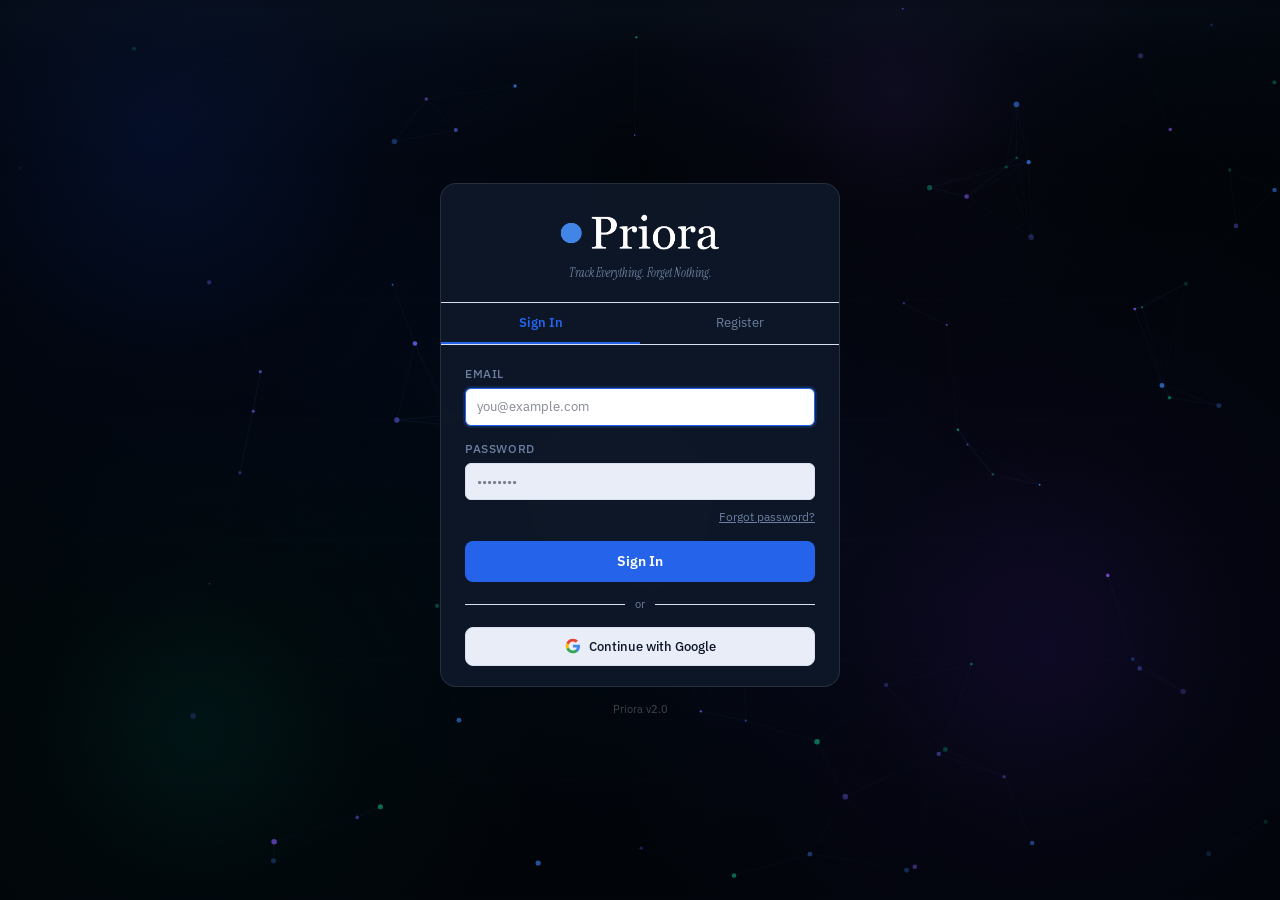
<file: index.html>
<!DOCTYPE html>
<html lang="en">
<head>
  <meta charset="UTF-8" />
  <link rel="icon" type="image/png" href="./icon-512.png" />
  <meta name="viewport" content="width=device-width, initial-scale=1.0" />
  <meta name="theme-color" content="#010409" />
  <link rel="manifest" href="./manifest.json" />
  <meta name="description" content="Priora — Track Everything. Forget Nothing." />
  <meta name="apple-mobile-web-app-capable" content="yes" />
  <meta name="apple-mobile-web-app-status-bar-style" content="black-translucent" />
  <meta name="apple-mobile-web-app-title" content="Priora" />
  <link rel="apple-touch-icon" href="./icon-512.png" />
  <title>Priora</title>
  <script type="module" crossorigin src="./assets/index-CihlIB0M.js"></script>
  <link rel="modulepreload" crossorigin href="./assets/rolldown-runtime-QTnfLwEv.js">
  <link rel="modulepreload" crossorigin href="./assets/vendor-Brup_j9p.js">
  <link rel="stylesheet" crossorigin href="./assets/index-BwMv6kYj.css">
</head>
<body>
  <div id="root"></div>
</body>
</html>
</file>
<file: assets/index-BwMv6kYj.css>
@import "https://fonts.googleapis.com/css2?family=Instrument+Serif:ital@0;1&family=IBM+Plex+Sans:wght@300;400;500;600&family=IBM+Plex+Mono:wght@400;500&family=Tajawal:wght@300;400;500;700&display=swap";@layer components;@layer properties{@supports (((-webkit-hyphens:none)) and (not (margin-trim:inline))) or ((-moz-orient:inline) and (not (color:rgb(from red r g b)))){*,:before,:after,::backdrop{--tw-rotate-x:initial;--tw-rotate-y:initial;--tw-rotate-z:initial;--tw-skew-x:initial;--tw-skew-y:initial;--tw-border-style:solid;--tw-outline-style:solid;--tw-blur:initial;--tw-brightness:initial;--tw-contrast:initial;--tw-grayscale:initial;--tw-hue-rotate:initial;--tw-invert:initial;--tw-opacity:initial;--tw-saturate:initial;--tw-sepia:initial;--tw-drop-shadow:initial;--tw-drop-shadow-color:initial;--tw-drop-shadow-alpha:100%;--tw-drop-shadow-size:initial}}}@layer theme{:root,:host{--font-sans:ui-sans-serif, system-ui, sans-serif, "Apple Color Emoji", "Segoe UI Emoji", "Segoe UI Symbol", "Noto Color Emoji";--font-mono:ui-monospace, SFMono-Regular, Menlo, Monaco, Consolas, "Liberation Mono", "Courier New", monospace;--shadow-md:0 4px 6px -1px #0000001a, 0 2px 4px -2px #0000001a;--shadow-lg:0 10px 15px -3px #0000001a, 0 4px 6px -4px #0000001a;--default-transition-duration:.15s;--default-transition-timing-function:cubic-bezier(.4, 0, .2, 1);--default-font-family:var(--font-sans);--default-mono-font-family:var(--font-mono)}}@layer base{*,:after,:before,::backdrop{box-sizing:border-box;border:0 solid;margin:0;padding:0}::file-selector-button{box-sizing:border-box;border:0 solid;margin:0;padding:0}html,:host{-webkit-text-size-adjust:100%;tab-size:4;line-height:1.5;font-family:var(--default-font-family,ui-sans-serif, system-ui, sans-serif, "Apple Color Emoji", "Segoe UI Emoji", "Segoe UI Symbol", "Noto Color Emoji");font-feature-settings:var(--default-font-feature-settings,normal);font-variation-settings:var(--default-font-variation-settings,normal);-webkit-tap-highlight-color:transparent}hr{height:0;color:inherit;border-top-width:1px}abbr:where([title]){-webkit-text-decoration:underline dotted;text-decoration:underline dotted}h1,h2,h3,h4,h5,h6{font-size:inherit;font-weight:inherit}a{color:inherit;-webkit-text-decoration:inherit;-webkit-text-decoration:inherit;-webkit-text-decoration:inherit;-webkit-text-decoration:inherit;text-decoration:inherit}b,strong{font-weight:bolder}code,kbd,samp,pre{font-family:var(--default-mono-font-family,ui-monospace, SFMono-Regular, Menlo, Monaco, Consolas, "Liberation Mono", "Courier New", monospace);font-feature-settings:var(--default-mono-font-feature-settings,normal);font-variation-settings:var(--default-mono-font-variation-settings,normal);font-size:1em}small{font-size:80%}sub,sup{vertical-align:baseline;font-size:75%;line-height:0;position:relative}sub{bottom:-.25em}sup{top:-.5em}table{text-indent:0;border-color:inherit;border-collapse:collapse}:-moz-focusring{outline:auto}progress{vertical-align:baseline}summary{display:list-item}ol,ul,menu{list-style:none}img,svg,video,canvas,audio,iframe,embed,object{vertical-align:middle;display:block}img,video{max-width:100%;height:auto}button,input,select,optgroup,textarea{font:inherit;font-feature-settings:inherit;font-variation-settings:inherit;letter-spacing:inherit;color:inherit;opacity:1;background-color:#0000;border-radius:0}::file-selector-button{font:inherit;font-feature-settings:inherit;font-variation-settings:inherit;letter-spacing:inherit;color:inherit;opacity:1;background-color:#0000;border-radius:0}:where(select:is([multiple],[size])) optgroup{font-weight:bolder}:where(select:is([multiple],[size])) optgroup option{padding-inline-start:20px}::file-selector-button{margin-inline-end:4px}::placeholder{opacity:1}@supports (not ((-webkit-appearance:-apple-pay-button))) or (contain-intrinsic-size:1px){::placeholder{color:currentColor}@supports (color:color-mix(in lab, red, red)){::placeholder{color:color-mix(in oklab, currentcolor 50%, transparent)}}}textarea{resize:vertical}::-webkit-search-decoration{-webkit-appearance:none}::-webkit-date-and-time-value{min-height:1lh;text-align:inherit}::-webkit-datetime-edit{display:inline-flex}::-webkit-datetime-edit-fields-wrapper{padding:0}::-webkit-datetime-edit{padding-block:0}::-webkit-datetime-edit-year-field{padding-block:0}::-webkit-datetime-edit-month-field{padding-block:0}::-webkit-datetime-edit-day-field{padding-block:0}::-webkit-datetime-edit-hour-field{padding-block:0}::-webkit-datetime-edit-minute-field{padding-block:0}::-webkit-datetime-edit-second-field{padding-block:0}::-webkit-datetime-edit-millisecond-field{padding-block:0}::-webkit-datetime-edit-meridiem-field{padding-block:0}::-webkit-calendar-picker-indicator{line-height:1}:-moz-ui-invalid{box-shadow:none}button,input:where([type=button],[type=reset],[type=submit]){appearance:button}::file-selector-button{appearance:button}::-webkit-inner-spin-button{height:auto}::-webkit-outer-spin-button{height:auto}[hidden]:where(:not([hidden=until-found])){display:none!important}}@layer utilities{.visible{visibility:visible}.absolute{position:absolute}.fixed{position:fixed}.relative{position:relative}.sticky{position:sticky}.block{display:block}.contents{display:contents}.flex{display:flex}.grid{display:grid}.hidden{display:none}.inline-flex{display:inline-flex}.table{display:table}.transform{transform:var(--tw-rotate-x,) var(--tw-rotate-y,) var(--tw-rotate-z,) var(--tw-skew-x,) var(--tw-skew-y,)}.resize{resize:both}.border{border-style:var(--tw-border-style);border-width:1px}.uppercase{text-transform:uppercase}.italic{font-style:italic}.line-through{text-decoration-line:line-through}.underline{text-decoration-line:underline}.outline{outline-style:var(--tw-outline-style);outline-width:1px}.filter{filter:var(--tw-blur,) var(--tw-brightness,) var(--tw-contrast,) var(--tw-grayscale,) var(--tw-hue-rotate,) var(--tw-invert,) var(--tw-saturate,) var(--tw-sepia,) var(--tw-drop-shadow,)}.transition{transition-property:color,background-color,border-color,outline-color,text-decoration-color,fill,stroke,--tw-gradient-from,--tw-gradient-via,--tw-gradient-to,opacity,box-shadow,transform,translate,scale,rotate,filter,-webkit-backdrop-filter,backdrop-filter,display,content-visibility,overlay,pointer-events;transition-timing-function:var(--tw-ease,var(--default-transition-timing-function));transition-duration:var(--tw-duration,var(--default-transition-duration))}}:root{--bg:#f0f4fa;--surface:#fff;--surface2:#e8edf7;--surface3:#dde4f2;--border:#d8e0f0;--border2:#c4cfea;--text:#0c1428;--text2:#3a4f6b;--text3:#6b7fa0;--accent:#2563eb;--accent-light:#eef3ff;--accent-text:#1d4ed8;--cyan:#0891b2;--cyan-bg:#ecfeff;--amber:#d97706;--amber-bg:#fffbeb;--red:#dc2626;--red-bg:#fef2f2;--orange:#ea580c;--orange-bg:#fff7ed;--green:#16a34a;--green-bg:#f0fdf4;--shadow:0 1px 3px #0c142812, 0 1px 2px #0c14280a;--shadow-md:0 4px 12px #0c142817, 0 2px 4px #0c14280d;--shadow-lg:0 8px 24px #0c14281f;--r:10px;--r-sm:6px;--sidebar-w:220px;--topbar-h:50px;--tr:.15s ease;--font-en:"IBM Plex Sans", system-ui, sans-serif;--font-ar:"Tajawal", system-ui, sans-serif;--font:var(--font-en);--mono:"IBM Plex Mono", monospace;--serif:"Instrument Serif", Georgia, serif}[data-theme=dark]{--bg:#080d1a;--surface:#0f1829;--surface2:#162035;--surface3:#1d2c48;--border:#1d2c48;--border2:#263d5e;--text:#e0e8f5;--text2:#7e9ec4;--text3:#4a6384;--accent:#3b82f6;--accent-light:#0c1a38;--accent-text:#93c5fd;--cyan:#22d3ee;--cyan-bg:#031f29;--amber:#f59e0b;--amber-bg:#1c1200;--red:#f87171;--red-bg:#1a0808;--orange:#fb923c;--orange-bg:#1a0e00;--green:#4ade80;--green-bg:#052e16;--shadow:0 1px 3px #0006;--shadow-md:0 4px 14px #00000080;--shadow-lg:0 10px 30px #0009}[lang=ar]{--font:var(--font-ar)}*,:before,:after{box-sizing:border-box;margin:0;padding:0}html{font-size:14px}body{font-family:var(--font);background:var(--bg);color:var(--text);min-height:100vh;line-height:1.5;transition:background .2s,color .2s;overflow-x:hidden}button{font-family:var(--font);cursor:pointer;background:0 0;border:none}input,textarea,select{font-family:var(--font)}::-webkit-scrollbar{width:5px;height:5px}::-webkit-scrollbar-track{background:0 0}::-webkit-scrollbar-thumb{background:var(--border2);border-radius:99px}::-webkit-scrollbar-thumb:hover{background:var(--text3)}@keyframes blink{0%,to{opacity:1}50%{opacity:.25}}@keyframes spin{to{transform:rotate(360deg)}}@keyframes fade-in{0%{opacity:0;transform:translateY(4px)}to{opacity:1;transform:none}}@keyframes pulse{0%,to{opacity:1}50%{opacity:.4}}@keyframes slide-in-right{0%{opacity:0;transform:translate(8px)}to{opacity:1;transform:none}}.fade-in{animation:.2s forwards fade-in}.blink-dot{animation:1.4s ease-in-out infinite blink}.spin-icon{animation:.8s linear infinite spin}.sdot{background:currentColor;border-radius:50%;flex-shrink:0;width:7px;height:7px;display:inline-block}.sdot-urgent{background:var(--red);animation:1.4s ease-in-out infinite blink}.sdot-active{background:var(--accent)}.sdot-waiting{background:var(--cyan)}.sdot-ontrack{background:var(--accent)}.sdot-closed{background:var(--text3)}mark{background:var(--amber)}@supports (color:color-mix(in lab, red, red)){mark{background:color-mix(in srgb, var(--amber) 25%, transparent)}}mark{color:var(--amber);border-radius:2px;padding:0 2px}.updated-tag{color:var(--accent-text);letter-spacing:.03em;opacity:.8;font-size:10px;font-weight:500}.task-row{border-bottom:1px solid var(--border);transition:background var(--tr);align-items:center;display:grid}.task-row:last-child{border-bottom:none}.task-row:hover{background:var(--surface2)}.task-row.overdue{background:var(--red)}@supports (color:color-mix(in lab, red, red)){.task-row.overdue{background:color-mix(in srgb, var(--red) 4%, transparent)}}.task-row.overdue:hover{background:var(--red)}@supports (color:color-mix(in lab, red, red)){.task-row.overdue:hover{background:color-mix(in srgb, var(--red) 8%, transparent)}}.ctx-menu{z-index:9999;background:var(--surface);border:1px solid var(--border);border-radius:var(--r-sm);box-shadow:var(--shadow-lg);min-width:180px;animation:.12s fade-in;position:fixed;overflow:hidden}.ctx-item{color:var(--text2);cursor:pointer;text-align:start;align-items:center;gap:8px;width:100%;padding:8px 14px;font-size:13px;transition:background .1s;display:flex}.ctx-item:hover{background:var(--surface2);color:var(--text)}.ctx-item.danger{color:var(--red)}.ctx-item.danger:hover{background:var(--red-bg)}.ctx-sep{background:var(--border);height:1px;margin:3px 0}.toast-wrap{z-index:99999;pointer-events:none;bottom:20px;flex-direction:column;gap:6px;display:flex;position:fixed;inset-inline-start:50%;transform:translate(-50%)}.toast{background:var(--surface);border:1px solid var(--border);border-radius:var(--r);box-shadow:var(--shadow-lg);white-space:nowrap;pointer-events:all;padding:10px 16px;font-size:13px;animation:.2s fade-in}.toast.err{background:var(--red);color:#fff;border-color:var(--red)}.modal-overlay{z-index:1000;-webkit-backdrop-filter:blur(3px);backdrop-filter:blur(3px);background:#00000080;justify-content:center;align-items:center;padding:16px;animation:.15s fade-in;display:flex;position:fixed;inset:0}.modal-box{background:var(--surface);border:1px solid var(--border);border-radius:var(--r);box-shadow:var(--shadow-lg);width:100%;max-height:90vh;animation:.18s fade-in;overflow-y:auto}.modal-header{border-bottom:1px solid var(--border);justify-content:space-between;align-items:center;padding:16px 20px;display:flex}.modal-title{color:var(--text);font-size:15px;font-weight:600}.modal-body{padding:20px}.modal-footer{border-top:1px solid var(--border);background:var(--surface2);justify-content:flex-end;gap:8px;padding:14px 20px;display:flex}.field{flex-direction:column;gap:5px;margin-bottom:14px;display:flex}.field:last-child{margin-bottom:0}.label{color:var(--text3);text-transform:uppercase;letter-spacing:.05em;font-size:12px;font-weight:500}.input,.textarea,.select{background:var(--surface2);border:1px solid var(--border);border-radius:var(--r-sm);width:100%;color:var(--text);font-family:var(--font);transition:var(--tr);outline:none;padding:8px 11px;font-size:13px}.input:focus,.textarea:focus,.select:focus{border-color:var(--accent);background:var(--surface);box-shadow:0 0 0 2px var(--accent)}@supports (color:color-mix(in lab, red, red)){.input:focus,.textarea:focus,.select:focus{box-shadow:0 0 0 2px color-mix(in srgb, var(--accent) 20%, transparent)}}.textarea{resize:vertical;min-height:80px}.badge{white-space:nowrap;border-radius:99px;align-items:center;gap:4px;padding:2px 8px;font-size:11px;font-weight:500;display:inline-flex}.badge-active{background:var(--amber-bg);color:var(--amber)}.badge-waiting,.badge-ontrack{background:var(--accent-light);color:var(--accent-text)}.badge-closed{background:var(--surface2);color:var(--text3)}.badge-urgent{background:var(--red-bg);color:var(--red)}.stale-badge{font-size:11px;font-family:var(--mono);border-radius:4px;flex-shrink:0;align-items:center;padding:1px 5px;font-weight:500;display:inline-flex}.sync-badge{z-index:9998;box-shadow:var(--shadow-md);pointer-events:none;-webkit-backdrop-filter:blur(8px);backdrop-filter:blur(8px);bottom:56px;border-radius:99px;align-items:center;gap:6px;padding:5px 11px;font-size:12px;font-weight:500;transition:opacity .3s;display:flex;position:fixed;inset-inline-end:14px}.empty-state{text-align:center;color:var(--text3);flex-direction:column;justify-content:center;align-items:center;gap:10px;padding:48px 24px;display:flex}.empty-state p{font-size:13px}.section-header{flex-wrap:wrap;align-items:center;gap:10px;margin-bottom:10px;display:flex}.section-title{color:var(--text);font-size:15px;font-weight:600}.fchip{border:1px solid var(--border);background:var(--surface);color:var(--text3);cursor:pointer;transition:var(--tr);white-space:nowrap;font-size:12px;font-family:var(--font);border-radius:99px;align-items:center;gap:4px;padding:4px 11px;display:inline-flex}.fchip:hover{border-color:var(--border2);color:var(--text);background:var(--surface2)}.fchip.on{background:var(--accent-light);border-color:var(--accent);color:var(--accent-text)}.offline-badge{z-index:9997;background:var(--orange);bottom:96px;border-radius:99px;align-items:center;gap:6px;padding:5px 11px;font-size:12px;font-weight:500;display:flex;position:fixed;inset-inline-end:14px}@supports (color:color-mix(in lab, red, red)){.offline-badge{background:color-mix(in srgb, var(--orange) 12%, var(--surface))}}.offline-badge{border:1px solid var(--orange)}@supports (color:color-mix(in lab, red, red)){.offline-badge{border:1px solid color-mix(in srgb, var(--orange) 30%, transparent)}}.offline-badge{color:var(--orange);box-shadow:var(--shadow-md);pointer-events:none}.sdot-today{background:var(--accent)}@supports (color:color-mix(in lab, red, red)){.sdot-today{background:color-mix(in srgb, var(--accent) 50%, transparent)}}.btn-cancel{background:var(--surface2);color:var(--text2);border:1px solid var(--border);font-family:var(--font);cursor:pointer;border-radius:6px;padding:7px 14px;font-size:13px;transition:background .12s,color .12s}.btn-cancel:hover{background:var(--surface3);color:var(--text)}.btn-primary{background:var(--accent);color:#fff;font-family:var(--font);cursor:pointer;border:none;border-radius:6px;padding:7px 20px;font-size:13px;font-weight:500;transition:opacity .12s}.btn-primary:hover{opacity:.88}.btn-primary:disabled{opacity:.45;cursor:not-allowed}.fu-today{animation:1.8s ease-in-out infinite fu-blink}@keyframes fu-blink{0%,to{opacity:1}50%{opacity:.4}}@property --tw-rotate-x{syntax:"*";inherits:false}@property --tw-rotate-y{syntax:"*";inherits:false}@property --tw-rotate-z{syntax:"*";inherits:false}@property --tw-skew-x{syntax:"*";inherits:false}@property --tw-skew-y{syntax:"*";inherits:false}@property --tw-border-style{syntax:"*";inherits:false;initial-value:solid}@property --tw-outline-style{syntax:"*";inherits:false;initial-value:solid}@property --tw-blur{syntax:"*";inherits:false}@property --tw-brightness{syntax:"*";inherits:false}@property --tw-contrast{syntax:"*";inherits:false}@property --tw-grayscale{syntax:"*";inherits:false}@property --tw-hue-rotate{syntax:"*";inherits:false}@property --tw-invert{syntax:"*";inherits:false}@property --tw-opacity{syntax:"*";inherits:false}@property --tw-saturate{syntax:"*";inherits:false}@property --tw-sepia{syntax:"*";inherits:false}@property --tw-drop-shadow{syntax:"*";inherits:false}@property --tw-drop-shadow-color{syntax:"*";inherits:false}@property --tw-drop-shadow-alpha{syntax:"<percentage>";inherits:false;initial-value:100%}@property --tw-drop-shadow-size{syntax:"*";inherits:false}
</file>
